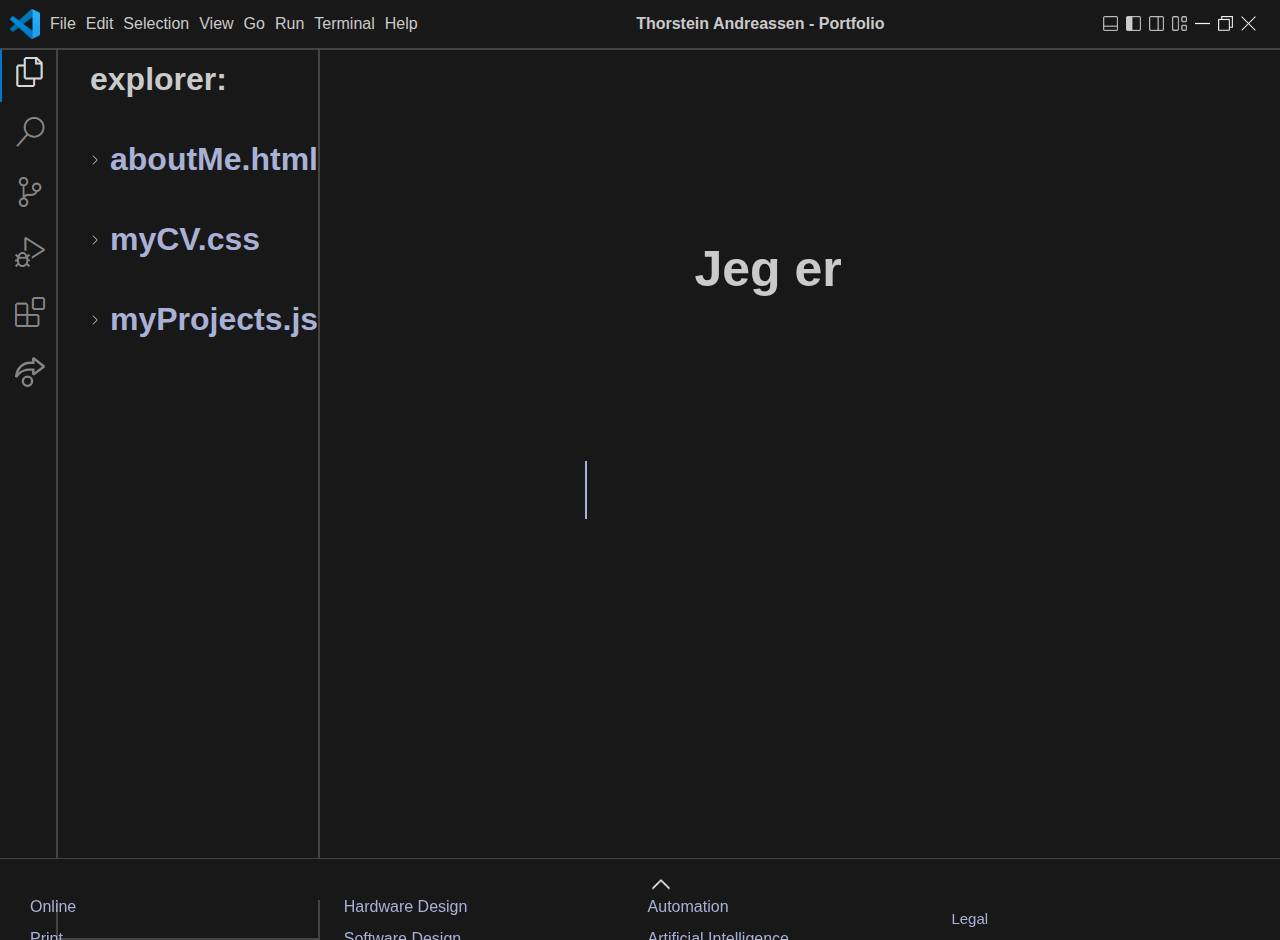
<file: Chapter5/portofolio/index.html>
<!DOCTYPE html>
<html lang="en">

<head>
  <meta charset="UTF-8" />
  <meta name="viewport" content="width=device-width, initial-scale=1.0" />
  <title>Portfolio</title>
  <link rel="stylesheet" href="cssFiler/mainside.css" />
  <link rel="stylesheet" href="cssFiler/navbar.css">
  <link rel="stylesheet" href="cssFiler/portefølje.css">
  <link rel="stylesheet" href="cssFiler/scrollbar.css">
  <link rel="stylesheet" href="cssFiler/footer.css">
  <link rel="stylesheet" href="cssFiler/phoneMode.css">

  <script src="https://cdn.jsdelivr.net/npm/aos@2.3.1/dist/aos.js"></script>
  <link rel="stylesheet" href="https://cdn.jsdelivr.net/npm/aos@2.3.1/dist/aos.css" />

  <link rel="preconnect" href="https://fonts.googleapis.com">
<link rel="preconnect" href="https://fonts.gstatic.com" crossorigin>
<link href="https://fonts.googleapis.com/css2?family=Roboto:wght@300&display=swap" rel="stylesheet">


</head>

<body>

  <!-- scroll baren -->

  <!-- <div id="progressbar"></div>
  <div id="scrollPath"></div> -->


  <div class="totalNavbar">

  <div class="navbar">
    <div class="navbarLeft">
      <img loading="lazy" src="photos/visual studio.png" alt="Visual Studio logo" />
      <h2>File </h2>
      <h2>Edit </h2>
      <h2>Selection</h2>
      <h2>View </h2>
      <h2>Go </h2>
      <h2>Run </h2>
      <h2>Terminal </h2>
      <h2>Help </h2>
    </div>
    <div class="navbarMiddle">

      <h4>Thorstein Andreassen - Portfolio</li>
    </div>


    <div class="navbarRight">

      <img loading="lazy" src="photos/topRightImage1.png" alt="visualStudioLogo" />


      <img loading="lazy" src="photos/topRightImage2.png" alt="visualStudioLogo" />


      <img loading="lazy" src="photos/topRightImage3.png" alt="visualStudioLogo" />


      <img loading="lazy" src="photos/topRightImage4.png" alt="visualStudioLogo" />


      <img loading="lazy" src="photos/minimizeApplication.png" alt="minimizeApplication" />


      <img loading="lazy" src="photos/maximaizeApplication.png" alt="maximaizeApplication" />


      <img loading="lazy" src="photos/closeApplication.png" alt="closeApplication" />


    </div>
  </div>

</div>

  <!-- navbar lukkes -->


  <!-- body åpnes -->

  <div class="body">

    <!-- Bildene på venstre -->

    <div class="leftImages phoneHide">
      <ul>
        <li> <img loading="lazy" src="photos/leftRowImage.png" alt="Icons on the left side"></li>
      </ul>
    </div>

    <!-- bildene på venstre lukkes -->

    <!-- Explorer siden på høyre -->

    <div class="explorer">

      <div>
        <h1 class="explorerTopText">explorer:</h1>
      </div>

      <div class="aboutMe">
        <div class="aboutMeButton">
          <img loading="lazy" class="arrowOneImage" src="photos/arrow.png" alt="the arrow">
          <h1 class="hoverIfClick">aboutMe.html</h1>
        </div>
        <div class="infoAboutMe">
          <ul>
            <li class="file nameAboutMe listStyleNone"> <img src="/Chapter5/portofolio/photos/HTMLLogo.png" alt="theHTMLLogo"> name.html</li>
            <li class="file interesertAboutMe listStyleNone"><img src="/Chapter5/portofolio/photos/CSSLogo.png" alt="theHTMLLogo">interesert.css</li>
            <!-- <li class="formelAboutMe">formel</li> -->
          </ul>
        </div>
      </div>

      <div class="myCV">
        <div class="myCVButton">
          <img loading="lazy" class="arrowTwoImage" src="photos/arrow.png" alt="the arrow">
          <h1 class="hoverIfClick">myCV.css</h1>
        </div>
        <div class="infoMyCV">
          <ul>
            <li class="file myCVAboutMe listStyleNone"><img src="/Chapter5/portofolio/photos/HTMLLogo.png" alt="theHTMLLogo">myCv.html</li>

            <li class="file download_CVAboutMe listStyleNone"><img src="/Chapter5/portofolio/photos/JSLogo2.png" alt="theHTMLLogo">download_CV.js</li>

          </ul>
        </div>
      </div>

      <div class="myProjects">
        <div class="myProjectsButton">
          <img loading="lazy" class="arrowThreeImage" src="photos/arrow.png" alt="the arrow">
          <h1 class="hoverIfClick">myProjects.js</h1>
        </div>
        <div class="infoMyProjects">
          <ul>
            <li class="file myProjectsAboutMe listStyleNone"><img src="/Chapter5/portofolio/photos/CSSLogo.png" alt="theHTMLLogo">myProjects.css</li>
            <li class="file download_ProjectsAboutMe listStyleNone"> <img src="/Chapter5/portofolio/photos/JSLogo2.png" alt="theHTMLLogo">download_Projects.js</li>
          </ul>
        </div>
      </div>
    </div>

    <!-- Explorer page lukkes -->

    <!-- hoved siden -->

    <div class="mainSide">

      <div class="startMainSide">
        <div class="startSideName">
          <span class="text first-text">Jeg er </span>
          <span class="text sec-text"> </span>
      </div>
      </div>

        <div data-aos="fade-in" class="nameAboutMeSide hidden">
          <h1>Thorstein Andreassen</h1>
          <div class="arrowScroll">
            <div class="arrowScrollers"></div>
            <div class="arrowScrollers"></div>
            <div class="arrowScrollers"></div>
          </div>

          <div class="textAndImg"><img src="photos/exit gutta.avif" alt="exit gutta">
          <h2 >Lorem ipsum dolor sit amet consectetur adipisicing elit. Libero maxime in esse officiis laborum quae nesciunt fuga blanditiis tempora voluptas. Animi necessitatibus enim commodi exercitationem ipsa fugiat eos odio omnis, ex ratione aspernatur est? Sequi labore dolorem delectus officiis blanditiis obcaecati impedit totam ducimus iste, aliquid, nihil numquam dignissimos quam?</h3>
          <img loading="lazy" class="theBigShort" src="photos/the big short.webp" alt="the big short">
          <h2 class="marginBottomH2">Lorem ipsum dolor sit amet consectetur adipisicing elit. Ea earum ducimus aliquid maiores vitae consectetur et minus doloribus, consequatur, provident dolore libero quod illo doloremque quam. Nam laudantium distinctio alias, commodi impedit accusantium molestiae nobis mollitia repudiandae atque sunt autem eum praesentium aliquid incidunt eligendi libero quibusdam iure voluptate inventore?</h3>
        </div>
        </div>

        <div class="interesertAboutMeSide hidden">
          <h1>LOREM IPSUMM!!</h1>
          <div class="arrowScroll">
            <div class="arrowScrollers"></div>
            <div class="arrowScrollers"></div>
            <div class="arrowScrollers"></div>
          </div>

          <div class="textAndImg"><img src="photos/stocks.webp" alt="stocks">
            <h2>Lorem ipsum dolor, sit amet consectetur adipisicing elit. Ut, eum voluptate tempore repellendus facere consectetur corrupti mollitia sint dicta quisquam. Tenetur, ad explicabo? Temporibus voluptatibus assumenda incidunt praesentium, iste similique et nulla aut facilis dicta dolorem nesciunt perferendis excepturi consequatur tempore labore? Vitae vel laborum sunt repellendus praesentium cumque iusto.
            </h3>
            <img loading="lazy" class="theBigShort" src="photos/money.jpg" alt="money">
            <h2 class="marginBottomH2">Lorem ipsum, dolor sit amet consectetur adipisicing elit. Corrupti quis incidunt eum eos veniam, placeat magnam ex neque id exercitationem molestiae illum, voluptate consequatur nulla maxime sapiente provident doloremque ducimus sunt asperiores esse cupiditate ipsam error. Ut ullam corrupti temporibus aperiam omnis cumque, officiis, quidem fugit, laudantium ipsa inventore? Maxime.</h3>
          </div>
          </div>

        </div>
        <div class="myCVSide hidden">

          <h1 class="seeMyCV" >press to see my cv</h1>

<div class="myCVSee">

  <h3>Personlig Informasjon:</h3>
  <ul>
      <li><strong>Navn:</strong> Thorstein Andreassen</li>
      <li><strong>Adresse:</strong> Blåværeveen</li>
      <li><strong>Telefon:</strong> 3242432</li>
      <li><strong>E-post:</strong> thorsttt@gmail.zu</li>
      <li><strong>Fødselsdato:</strong> 01.01.2000</li>
  </ul>

  <h3>Utdanning:</h3>
  <ul>
    <li> <strong>Grunnskole</strong> Tæruddalen</li>
    <li> <strong>vidregående</strong> Lillestrøm</li>
  </ul>

  <h3>Arbeidserfaring:</h3>
  <ul>
    <li>Golfbane</li>
    <li>Gård</li>
    <li>Hagearbeid</li>
    <li>Vindusvasking</li>
  </ul>

  <h3>Ferdigheter:</h3>
  <ul>
      <li class="seeThisPart">Trearbeid og bruk av trebearbeidingsverktøy.</li>
      <li>Bygg og konstruksjon.</li>
      <li>Vedlikehold av utendørsområder.</li>
      <li>Analyse av aksjemarkedet og investeringsstrategier.</li>
  </ul>

  <h3>Personlige Egenskaper:</h3>
  <ul>
      <li>Selvstendig og initiativrik.</li>
      <li>Grundig og nøyaktig i utførelse av oppgaver.</li>
      <li>God problemløser.</li>
      <li>Teamspiller med gode kommunikasjonsferdigheter.</li>
  </ul>

  <h3>Referanser:</h3>
  <p>Tilgjengelig på forespørsel.</p>


        </div>
      </div>

        <div class="downloadCVSide hidden">
          <h1 class="doneDownload1" onclick="downloadURL('CVPortifolio.pdf', 'CVDownload')">Press here to download CV</h1>
        </div>


        <div class="myProjectsSide hidden">
          <h1 class="centerText">my projects</h1>


          <div class="projectImagesContainer">
<a target="_blank" href="/Chapter5/alfredogthorstein/alfredogthorstein.html">
<div class="projectImages1 projectImages"></div>
</a>
<a target="_blank" href="/Chapter5/quiz/quiz.html">
<div class="projectImages2 projectImages"></div>
</a>
<a target="_blank" href="/Chapter5/gamble/gamble.html">
<div class="projectImages3 projectImages"></div>
</a>
<a target="_blank" href="/Chapter5/flakslodd/flakslodd.html">
<div class="projectImages4 projectImages"></div>
</a>
          </div>
        </div>

        <div class="downloadProjectsSide hidden">
          <h1 class="doneDownload2" onclick="downloadProjectsURL('myProjects.zip', 'ProjectsDownload')">Press here to download Projects</h1>
        </div>

    </div>

    <!-- hoved siden lukkes -->


  </div>

  <!-- body lukkes -->


<!--body til telefon åpnes-->

<div class="bodyPhone">

  <div class="goBackArrow"></div>

<div class="bodyPhoneName">
 <h1 class="bodyPhoneNameH1"></h1>
 <p class="bodyPhoneNameP1"></p>
 <div class="bodyPhoneNameImg1 bodyPhoneNameImg2"></div>
 <p class="bodyPhoneNameP2"></p>
</div>

<div class="bodyPhoneInteresert">
  <h1 class="bodyPhoneInteresertH1"></h1>
  <p class="bodyPhoneInteresertP1"></p>
  <div class="bodyPhoneInteresertImg3 bodyPhoneInteresertImg2"></div>
  <p class="bodyPhoneInteresertP2"></p>
</div>

<div class="bodyPhoneMyCV">
  <h1 class="bodyPhoneMyCVH1"></h1>
  <h1 class="bodyPhoneMyCVText"></h1>
  <h1 class="bodyPhoneMyCVDone"></h1>
</div>

<div class="bodyPhoneMyProjects">
  <h1 class="bodyPhoneMyProjectsH1"></h1>
  <div class="bodyPhoneMyProjectsLink">
    <a target="_blank" href="/Chapter5/alfredogthorstein/alfredogthorstein.html">
      <div class="projectPhoneImages1 projectPhoneImages"></div>
      </a>
      <a target="_blank" href="/Chapter5/quiz/quiz.html">
      <div class="projectPhoneImages2 projectPhoneImages"></div>
      </a>
      <a target="_blank" href="/Chapter5/gamble/gamble.html">
      <div class="projectPhoneImages3 projectPhoneImages"></div>
      </a>
      <a target="_blank" href="/Chapter5/flakslodd/flakslodd.html">
      <div class="projectPhoneImages4 projectPhoneImages"></div>
      </a>
  </div>
</div>

</div>

<!-- body til telefon lukkes -->


<div class="totalFooter">
  
  <footer class="footer">
      
    <ul class="footer__nav">
      <li class="nav__item">
        <h2 class="arrowUp nav__title"></h2>
  
        <ul class="nav__ul">
          <li>
            <a href="#">Online</a>
          </li>
  
          <li>
            <a href="#">Print</a>
          </li>
              
          <li>
            <a href="#">Alternative Ads</a>
          </li>
        </ul>
      </li>
      
      <li class="nav__item nav__item--extra">
        <div class="nav__title"></div>
        
        <ul class="nav__ul nav__ul--extra">
          <li>
            <a href="#">Hardware Design</a>
          </li>
          
          <li>
            <a href="#">Software Design</a>
          </li>
          
          <li>
            <a href="#">Digital Signage</a>
          </li>
          
          <li>
            <a href="#">Automation</a>
          </li>
          
          <li>
            <a href="#">Artificial Intelligence</a>
          </li>
          
          <li>
            <a href="#">IoT</a>
          </li>
        </ul>
      </li>
      
      <li class="nav__item">
        <h2 class="nav__title">Legal</h2>
        
        <ul class="nav__ul">
          <li>
            <a href="#">Privacy Policy</a>
          </li>
          
          <li>
            <a href="#">Terms of Use</a>
          </li>
          
          <li>
            <a href="#">Sitemap</a>
          </li>
        </ul>
      </li>
    </ul>
    
    <div class="legal">
      <p>&copy; 2019 Something. All rights reserved.</p>
      
      <div class="legal__links">
        <span>made by Thorstein 2STC</span>
      </div>
    </div>
  </footer>

  <footer class="phoneFooter">
    <h1>Made by Thorstein Andreassen</h1>
  </footer>


</div>

  <script src="portefølje.js"></script>
  <script src="coolEffects.js"></script>

</body>

</html>
</file>
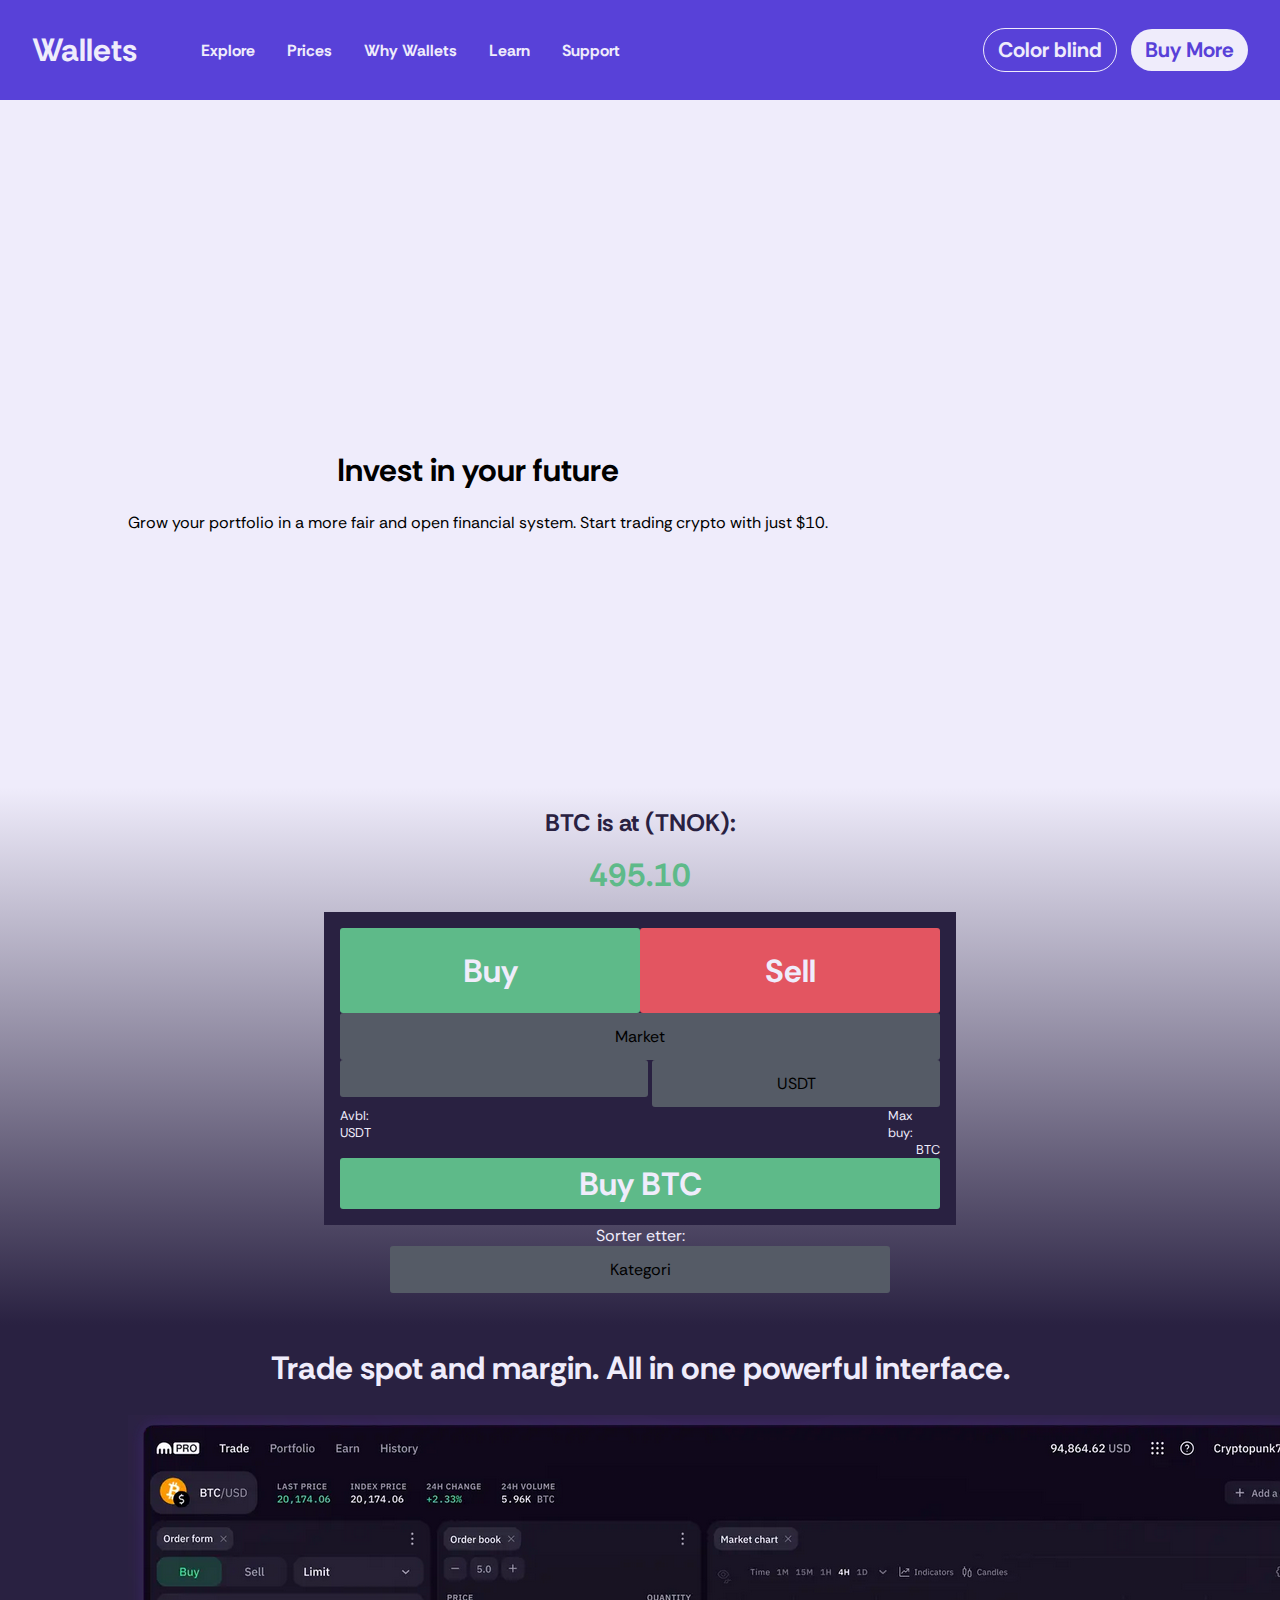
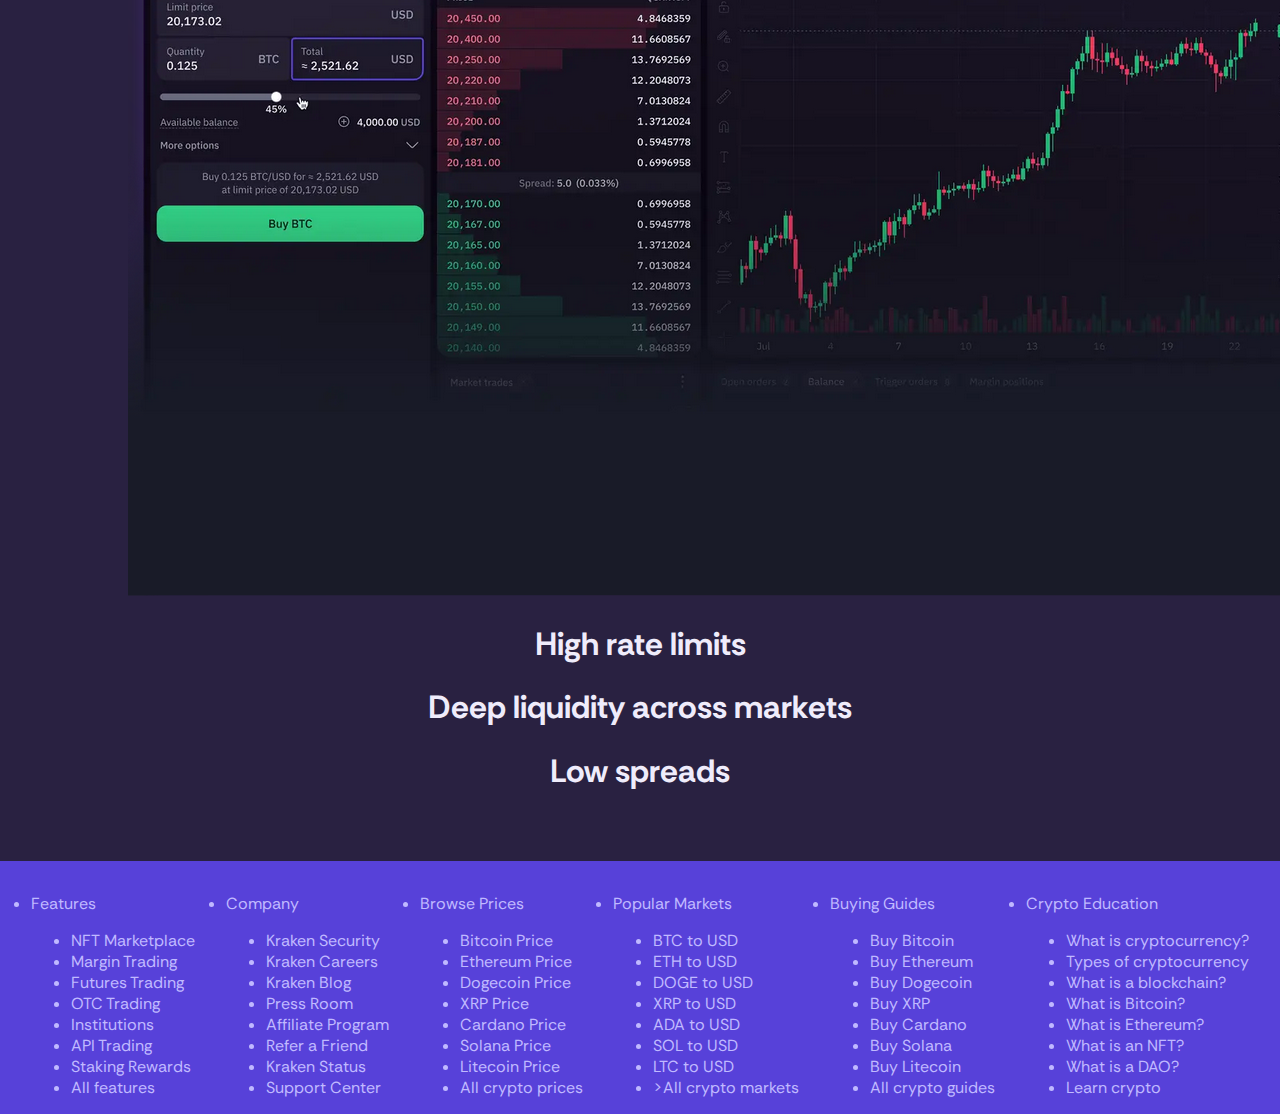
<file: Chapter5/alfredogthorstein/alfredogthorstein.html>
<!DOCTYPE html>
<html lang="en">

<head>
    <meta charset="UTF-8">
    <meta name="viewport" content="width=device-width, initial-scale=1.0">
    <title>Document</title>
    <link rel="stylesheet" href="alfredogthorstein.css">
    <link rel="preconnect" href="https://fonts.googleapis.com">
    <link rel="preconnect" href="https://fonts.gstatic.com" crossorigin>
    <link href="https://fonts.googleapis.com/css2?family=Rethink+Sans:ital@1&family=Roboto&display=swap"
        rel="stylesheet">

</head>

<body>
    <div class="navbar">
        <div class="navbarFlex1">
            <div class="navitem">
                <h1>Wallets</h1>
            </div>
            <div id="navInfo" class="navitem">
                <p>Explore</p>
                <p>Prices</p>
                <p>Why Wallets</p>
                <p>Learn</p>
                <p>Support</p>
            </div>
        </div>
        <div class="navbarFlex2">
            <div class="navitem" id="box1">
                <h2 id="colorBlind">Color blind</h2>
            </div>
            <div class="navitem" id="box2">
                <h2 id="scrollButton">Buy More</h2>
            </div>
        </div>
    </div>


    <div id="gradiantContainer">
        <div class="video">
            <div>
                <div>
                    <h1>Invest in your future</h1>
                    <p>Grow your portfolio in a more fair and open financial system. Start trading crypto with just $10.
                    </p>
                </div>
            </div>
            <video autoplay="" loop="" playsinline="">
                <source
                    src="https://assets-cms.kraken.com/files/51n36hrp/facade/1813f169d13049c2f65a09286d10576d39442e72.mp4"
                    type="video/mp4">
            </video>
        </div>


        <div id="buyMoreBitcoin">
            <div id="bitcoinPrice">
                <h1 id="jaja">BTC is at (TNOK):</h1>
                <h2 id="bitcoinPrice2">480</h2>
            </div>
            <div class="coinWrapper">
                <div class="buySellWrapper">
                    <div class="buyButton">
                        <h1>Buy</h1>
                    </div>
                    <div class="sellButton">
                        <h1>Sell</h1>
                    </div>
                </div>
                <div class="marketSelection">
                    <select id="selectMarket">
                        <option value="marketOrder">Market</option>
                        <option value="limitOrder">Limit</option>
                    </select>
                </div>
                <div class="orderTotal">
                    <div class="total"><input type="number" min="0" max="999999" id="totalEl"></div>
                    <div class="currencySelection">
                        <select id="selectCurrency">
                            <option value="usdt">USDT</option>
                            <option value="BTC">BTC</option>
                        </select>
                    </div>
                </div>
                <div class="orderInfo">
                    <div id="avblCurrency">
                        <p>Avbl:</p>
                        <p>USDT</p>
                    </div>
                    <div id="maxBuy">
                        <p>Max buy:</p>
                        <p>BTC
                        </p>
                    </div>
                </div>
                <div class="placeOrder">
                    <h1>Buy BTC</h1>
                </div>
            </div>

            <label for="sortDropdown">Sorter etter:</label>
            <select id="sortDropdown" onchange="sortCategori()">
                <option value="kategori"> Kategori</option>
                <option value="totalValueUSDT">Total verdi</option>
                <option value="date">Dato</option>
            </select>


            <div id="list">
            </div>
        </div>

    </div>

    <div class="allImage">
        <div class="textImage">
            <h1>Trade spot and margin.
                All in one powerful interface.</h1>
        </div>
        <div class="image">
            <img src="Screen Shot 2023-12-14 at 10.33.48.png" alt="Photo of graphs">
        </div>
        <div class="textImageBottom">
            <h1>High rate limits</h1>
            <h1>Deep liquidity across markets</h1>
            <h1>Low spreads</h1>
        </div>
    </div>

    <div class="footer">
        <li><span class="features">Features</span>
            <ul>
                <li>NFT Marketplace</li>
                <li>Margin Trading</li>
                <li>Futures Trading</li>
                <li>OTC Trading</li>
                <li>Institutions</li>
                <li>API Trading</li>
                <li>Staking Rewards</li>
                <li>All features</li>
            </ul>
        </li>
        <li><span class="company">Company</span>
            <ul>
                <li>Kraken Security</li>
                <li>Kraken Careers</li>
                <li>Kraken Blog</li>
                <li>Press Room</li>
                <li>Affiliate Program</li>
                <li>Refer a Friend</li>
                <li>Kraken Status</li>
                <li>Support Center</li>
            </ul>
        </li>
        <li><span class="browsePrices">Browse Prices</span>
            <ul>
                <li>Bitcoin Price</li>
                <li>Ethereum Price</li>
                <li>Dogecoin Price</li>
                <li>XRP Price</li>
                <li>Cardano Price</li>
                <li>Solana Price</li>
                <li>Litecoin Price</li>
                <li>All crypto prices</li>
            </ul>
        </li>
        <li><span class="popularMarkets">Popular Markets</span>
            <ul>
                <li>BTC to USD</li>
                <li>ETH to USD</li>
                <li>DOGE to USD</li>
                <li>XRP to USD</li>
                <li>ADA to USD</li>
                <li>SOL to USD</li>
                <li>LTC to USD</li>
                <li>>All crypto markets</li>
            </ul>
        </li>
        <li><span class="buyingGuides">Buying Guides</span>
            <ul>
                <li>Buy Bitcoin</li>
                <li>Buy Ethereum</li>
                <li>Buy Dogecoin</li>
                <li>Buy XRP</li>
                <li>Buy Cardano</li>
                <li>Buy Solana</li>
                <li>Buy Litecoin</li>
                <li>All crypto guides</li>
            </ul>
        </li>
        <li><span class="cryptoEducation">Crypto Education</span>
            <ul>
                <li>What is cryptocurrency?</li>
                <li>Types of cryptocurrency</li>
                <li>What is a blockchain?</li>
                <li>What is Bitcoin?</li>
                <li>What is Ethereum?</li>
                <li>What is an NFT?</li>
                <li>What is a DAO?</li>
                <li>Learn crypto</li>
            </ul>
        </li>
    </div>
</body>
<script src="alfredogthorstein.js"></script>
</file>
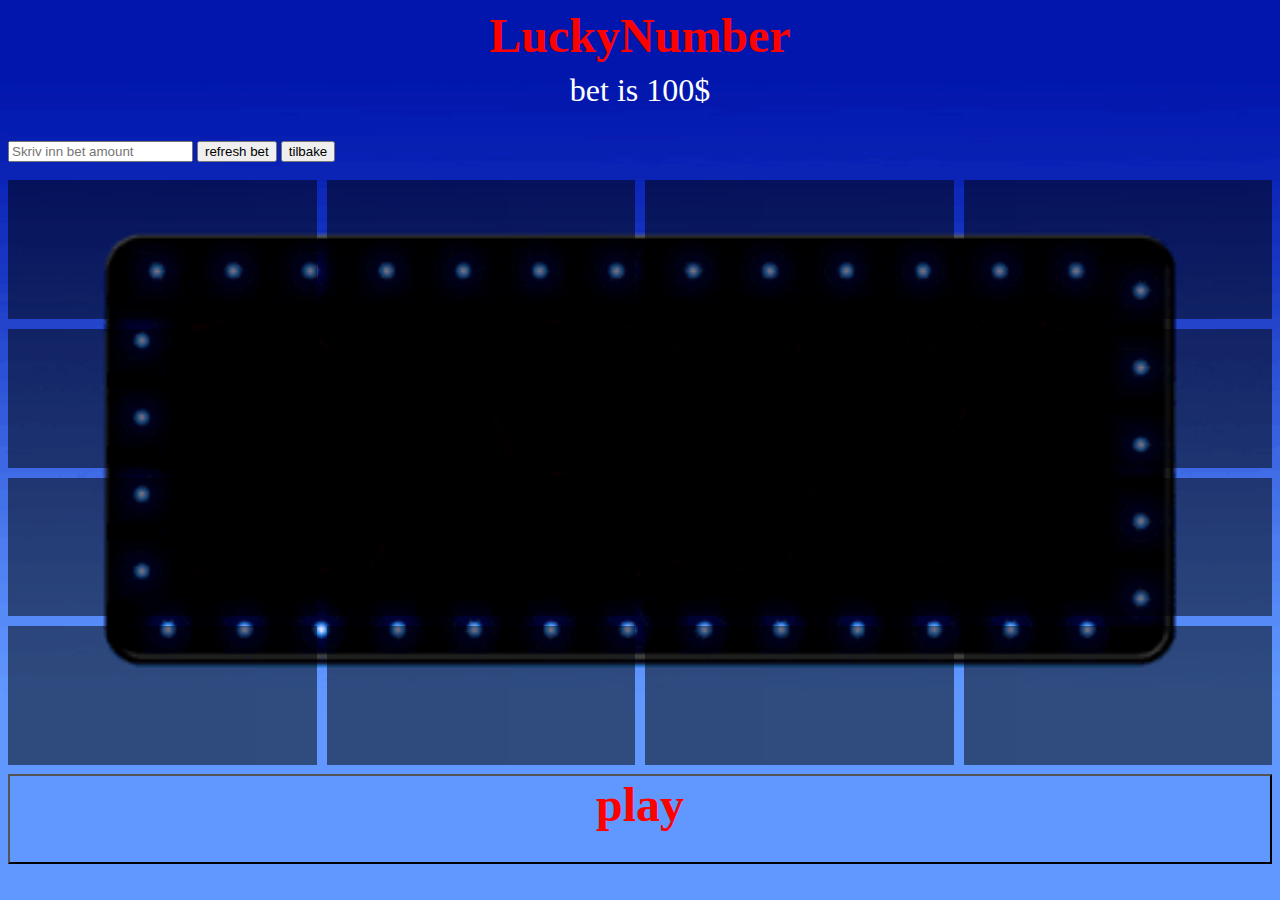
<file: Chapter5/flakslodd/flakslodd.html>
<!DOCTYPE html>
<html lang="en">
<head>
    <meta charset="UTF-8">
    <meta name="viewport" content="width=device-width, initial-scale=1.0">
    <title>Document</title>
    <link rel="stylesheet" href="flakslodd.css">
</head>
<body>
    <div class="yourNumber">LuckyNumber
    </div>
    <p id="betAmount">bet is 100$</p>
    <input type="number" id="brukerTall" placeholder="Skriv inn bet amount">
    <button id="refreshBet">refresh bet</button>
    <a href="gamble.html">
        <button>tilbake</button>
    </a>
    <div class="grid-container">
        <div class="grid-item1 felles snudd">1</div>
        <div class="grid-item2 felles snudd">2</div>
        <div class="grid-item3 felles snudd">3</div>
        <div class="grid-item4 felles snudd">4</div>
        <div class="grid-item5 felles snudd">5</div>
        <div class="grid-item6 felles snudd">6</div>
        <div class="grid-item7 felles snudd">7</div>
        <div class="grid-item8 felles snudd">8</div>
        <div class="grid-item9 felles snudd">9</div>
        <div class="grid-item10 felles snudd">10</div>
        <div class="grid-item11 felles snudd">11</div>
        <div class="grid-item12 felles snudd">12</div>
        <div class="grid-item13 felles snudd">13</div>
        <div class="grid-item14 felles snudd">14</div>
        <div class="grid-item15 felles snudd">15</div>
        <div class="grid-item16 felles snudd">16</div>
    </div>

    <button id="playAgain">play</button>
    <p id="result"></p>


</body>
<script src="flakslodd.js"></script>
</html>
</file>
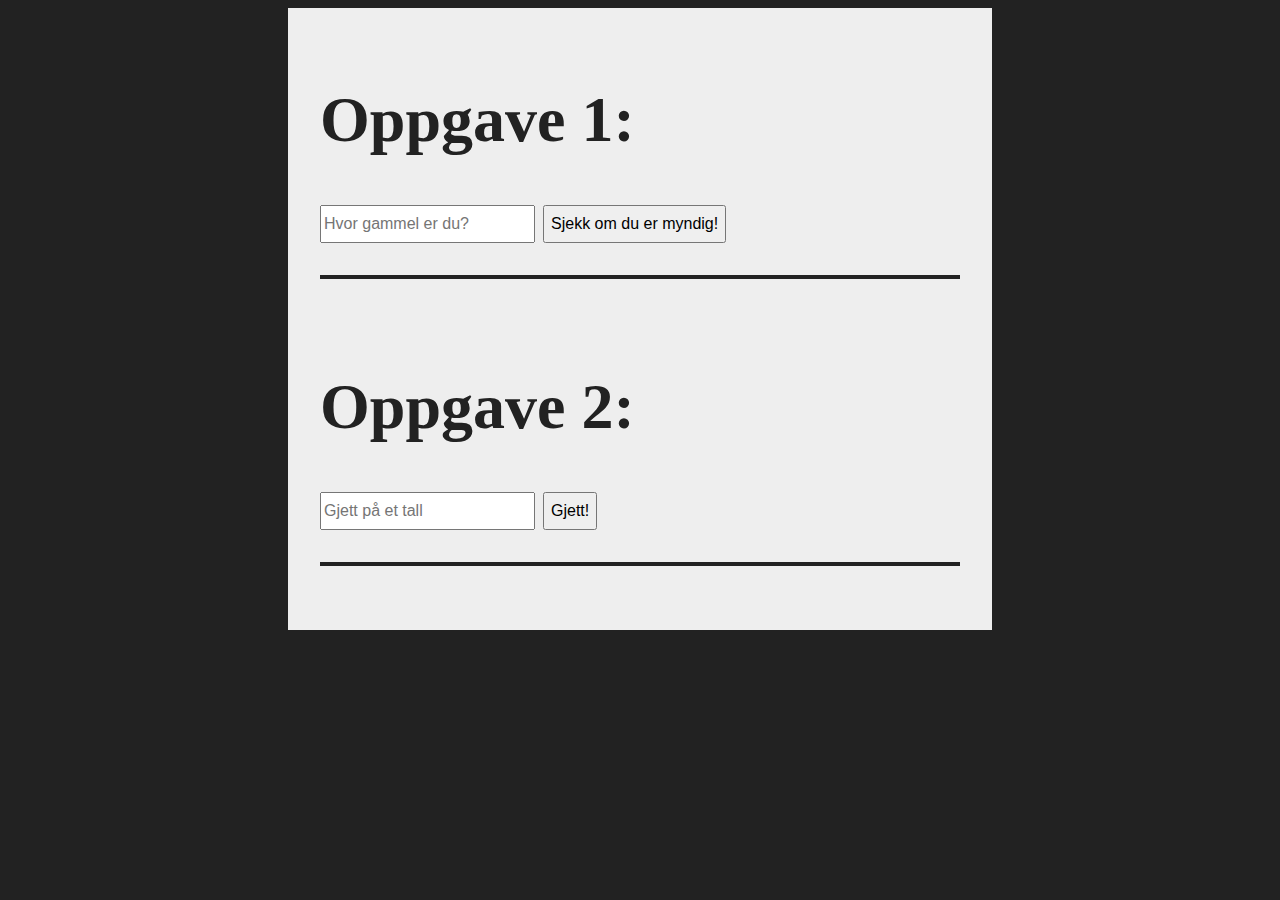
<file: Chapter5/gamble/3C.html>
<!DOCTYPE html>
<html lang="nb">
<head>
    <meta charset="UTF-8">
    <meta http-equiv="X-UA-Compatible" content="IE=edge">
    <meta name="viewport" content="width=device-width, initial-scale=1.0">
    <title>Oppgaver til 3C</title>
    <style>
        body{
            background-color: #222;
            font-size: 2rem;
        }
        input, button{
            line-height: 2rem;
            font-size: 1rem;
        }
        #wrapper{
            width: 50vw;
            margin: auto;
            padding: 2rem;
            display: flex;
            flex-direction: column;
            gap: 1rem;
            background-color: #EEE;
            color: #222;
        }
        p{
            border: 2px solid #222;
        }
    </style>
</head>
<body>
    <div id="wrapper">
        <div id="task1">
            <h1>Oppgave 1:</h1>
            <input type="number" id="inputAge" placeholder="Hvor gammel er du?">
            <button id="buttonAge">Sjekk om du er myndig!</button>
            <p id="outputAge"></p>
        </div>
        <div id="task2">
            <h1>Oppgave 2:</h1>
            <input type="number" id="inputGuess" placeholder="Gjett på et tall">
            <button id="buttonGuess">Gjett!</button>
            <p id="outputGuess"></p>
        </div>
    </div>
    
</body>
<script src="3C.js"></script>
</html>
</file>
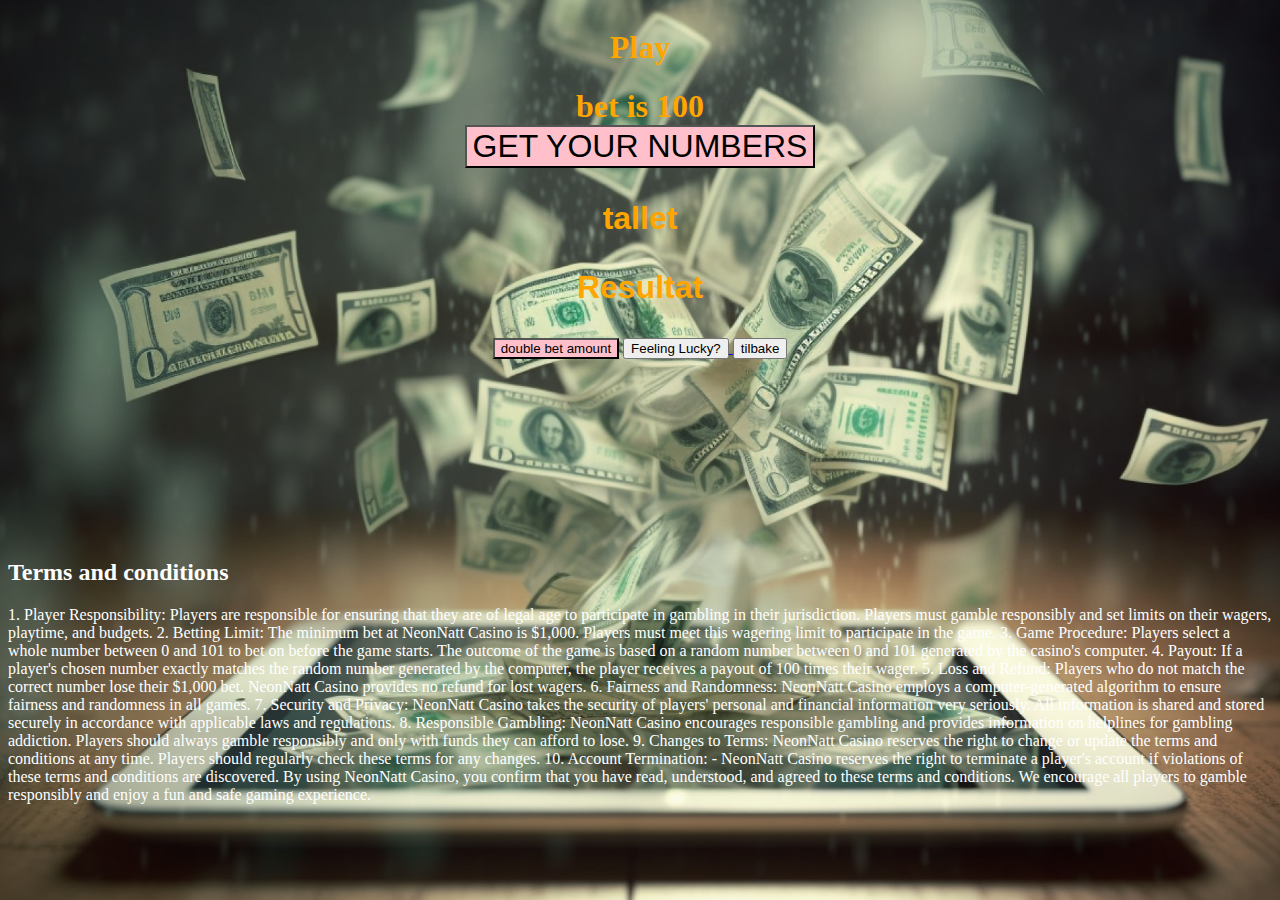
<file: Chapter5/gamble/bigGamble.html>
<!DOCTYPE html>
<html lang="en">
<head>
    <meta charset="UTF-8">
    <meta name="viewport" content="width=device-width, initial-scale=1.0">
    <title>Document</title>
    <link rel="stylesheet" href="bigGamble.css">
</head>
<body>
    <div class="title">
        <h1>Play</h1>
        <div id="p1">
            <p1 id="betAmount">bet is 100</p1>
        </div>
    </div>
    <div class="play">
    <button id="getCasinoNumber" onclick="casinoNumber()">GET YOUR NUMBERS</button>
    <p id="casinoNumber" >tallet</p>
    <p id="result" >Resultat</p>
    <button id="doubleAmount">double bet amount</button>
    <a href="flakslodd.html">
    <button>Feeling Lucky?</button>
    <a href="gamble.html">
        <button>tilbake</button>
</a>
</div>
    <div class="title2">
        <h2>Terms and conditions</h2>
        <div id="p2">
            <p2>1. Player Responsibility:

                Players are responsible for ensuring that they are of legal age to participate in gambling in their jurisdiction.
                Players must gamble responsibly and set limits on their wagers, playtime, and budgets.
                2. Betting Limit:
                
                The minimum bet at NeonNatt Casino is $1,000. Players must meet this wagering limit to participate in the game.
                3. Game Procedure:
                
                Players select a whole number between 0 and 101 to bet on before the game starts.
                The outcome of the game is based on a random number between 0 and 101 generated by the casino's computer.
                4. Payout:
                
                If a player's chosen number exactly matches the random number generated by the computer, the player receives a payout of 100 times their wager.
                5. Loss and Refund:
                
                Players who do not match the correct number lose their $1,000 bet. NeonNatt Casino provides no refund for lost wagers.
                6. Fairness and Randomness:
                
                NeonNatt Casino employs a computer-generated algorithm to ensure fairness and randomness in all games.
                7. Security and Privacy:
                
                NeonNatt Casino takes the security of players' personal and financial information very seriously. All information is shared and stored securely in accordance with applicable laws and regulations.
                8. Responsible Gambling:
                
                NeonNatt Casino encourages responsible gambling and provides information on helplines for gambling addiction. Players should always gamble responsibly and only with funds they can afford to lose.
                9. Changes to Terms:
                
                NeonNatt Casino reserves the right to change or update the terms and conditions at any time. Players should regularly check these terms for any changes.
                10. Account Termination:
                - NeonNatt Casino reserves the right to terminate a player's account if violations of these terms and conditions are discovered.
                
                By using NeonNatt Casino, you confirm that you have read, understood, and agreed to these terms and conditions. We encourage all players to gamble responsibly and enjoy a fun and safe gaming experience.</p2>
        </div>
    </div>
</body>
<script src="bigGamble.js"></script>
</html>
</file>
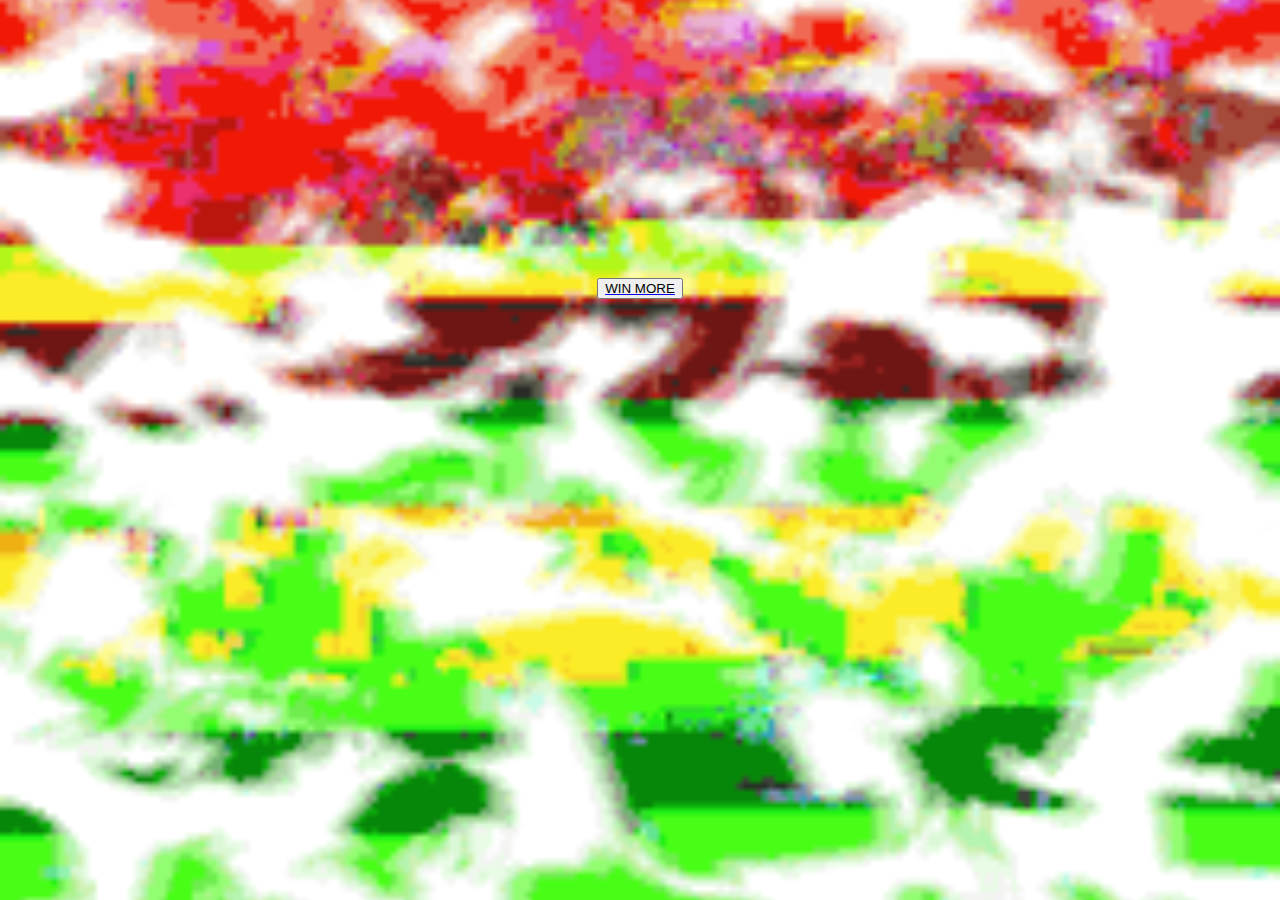
<file: Chapter5/gamble/win.html>
<!DOCTYPE html>
<html lang="en">
<head>
    <meta charset="UTF-8">
    <meta name="viewport" content="width=device-width, initial-scale=1.0">
    <title>Document</title>
    <link rel="stylesheet" href="win.css">
</head>
<body>
    <a href="bigGamble.html">
    <div class="win">
    <button>WIN MORE</button>
    </div>
</a>
</body>
</html>
</file>
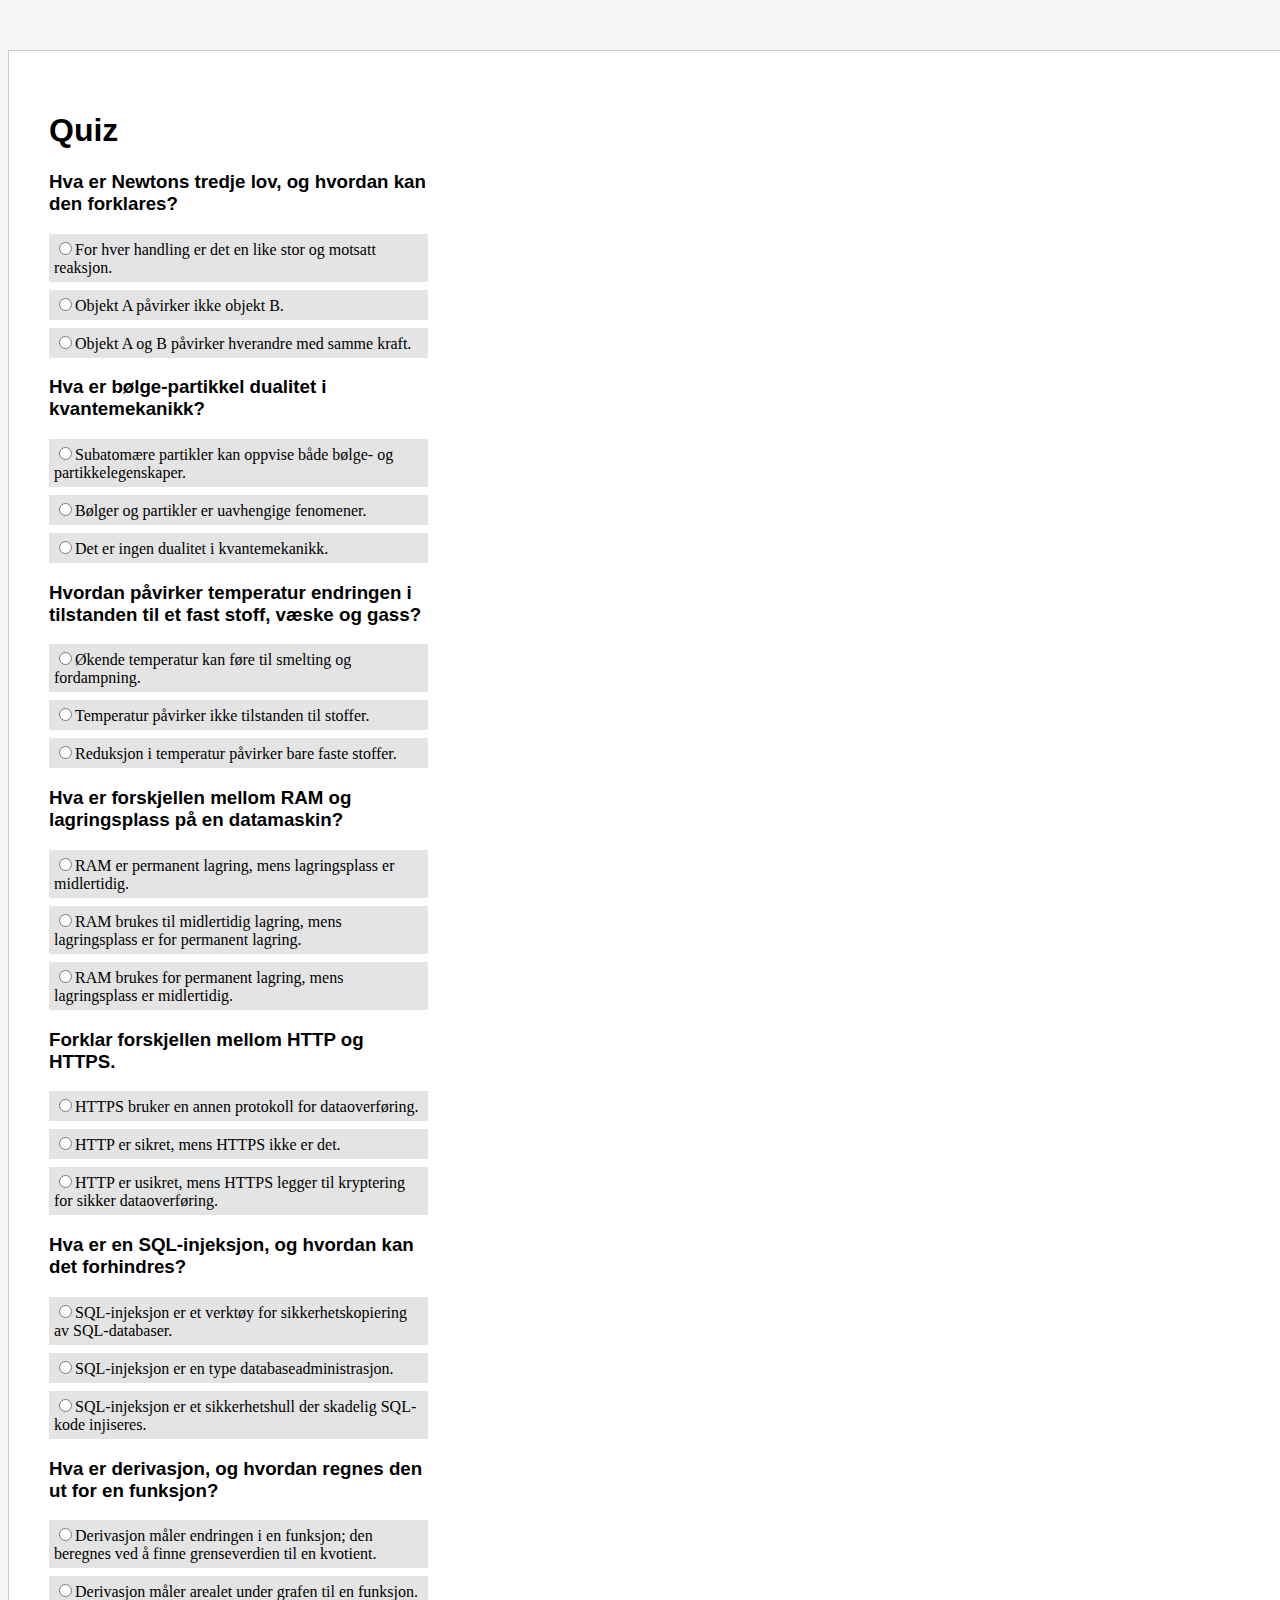
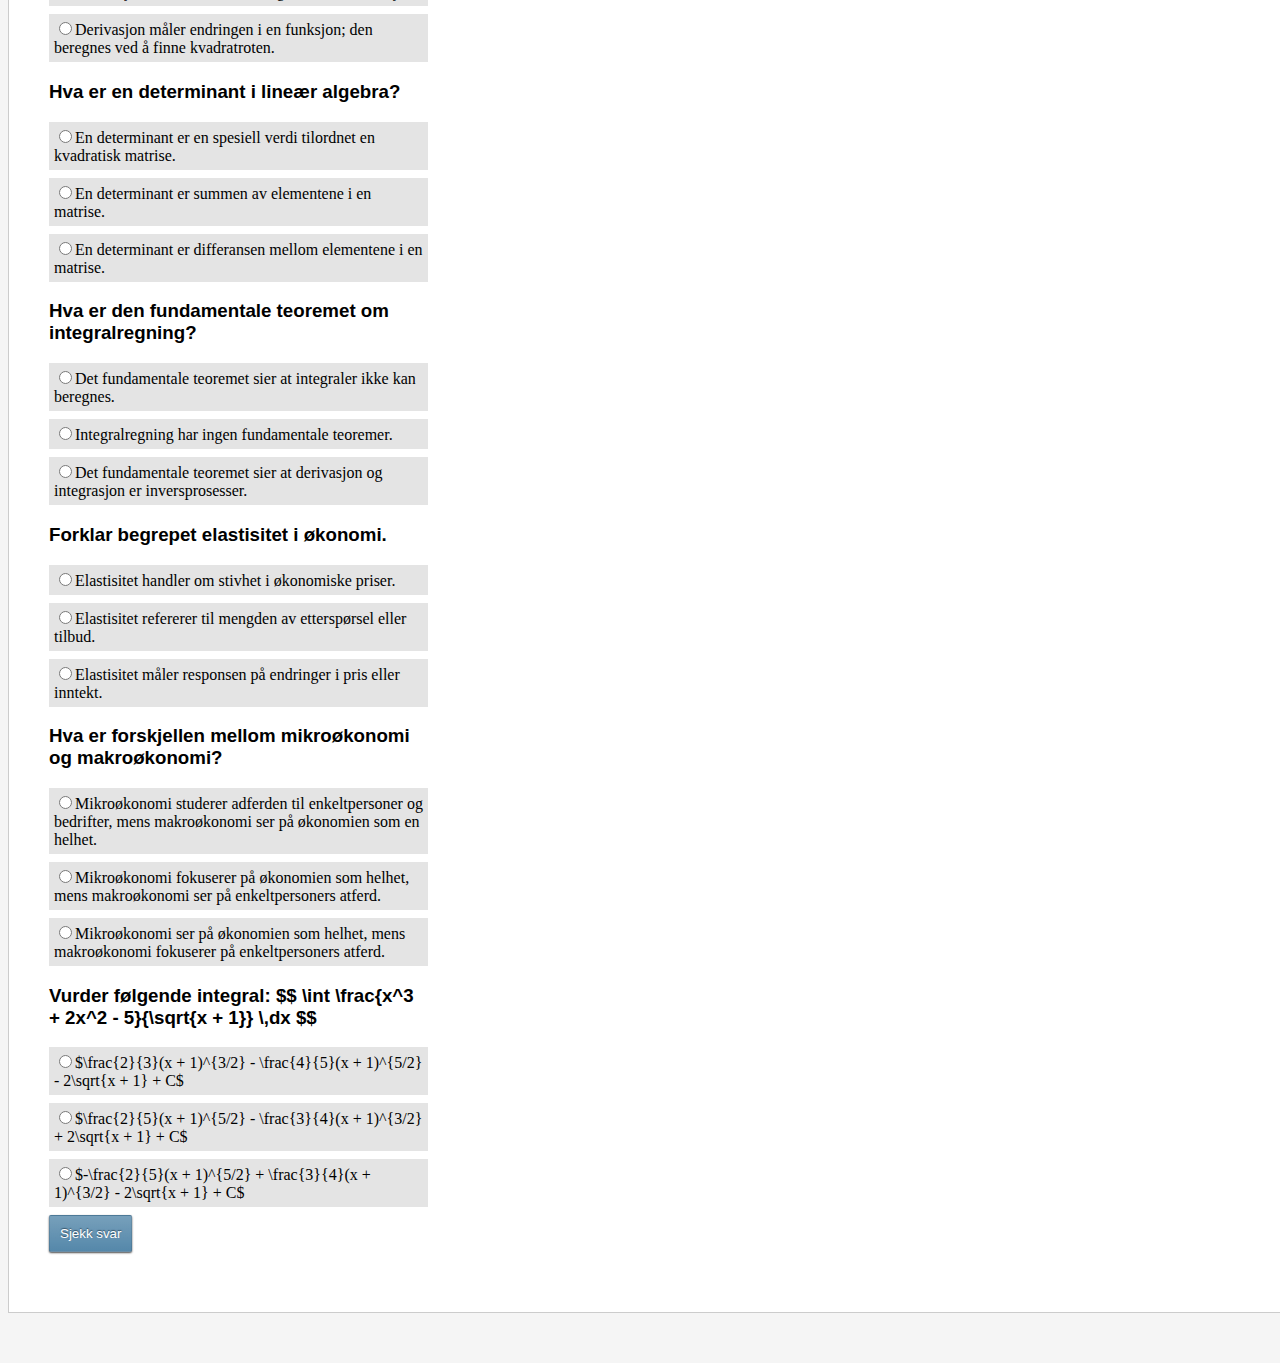
<file: Chapter5/quiz/quiz.html>
<!DOCTYPE html>
<html lang="en">
<head>
    <meta charset="UTF-8">
    <meta name="viewport" content="width=device-width, initial-scale=1.0">
    <title>Quiz</title>
    <link rel="stylesheet" href="/Chapter5/quiz/quiz.css">
</head>
<body>
    <div id="hoved">
        <h1> Quiz </h1>
      
        <div id="quiz">
      
        </div>
        <div id="resultat"></div>
      </div>
</body>
<script src="/Chapter5/quiz/quiz.js"></script>
</html>
</file>
<file: Chapter5/portofolio/cssFiler/mainside.css>
* {
  font-family: "Roboto", sans-serif;
}

.hidden {
  display: none !important;
}

.show {
  display: block !important;
  animation: fadeIn 7s linear;
}

.startSideName {
  min-height: 100vh;
  display: flex;
  align-items: center;
  justify-content: center;
  position: relative;
}

.startSideName .text {
  color: #a9b1d6;
  position: relative;
  font-size: 50px;
  font-weight: 600;
}

.startSideName .text.first-text {
  color: #cacaca;
  position: absolute;
  top: 0;
  margin-top: 200px;
  left: 50%;
  transform: translateX(-50%);
}

.text.sec-text::before {
  content: "";
  position: absolute;
  top: 0;
  left: 0;
  height: 100%;
  width: 100%;
  background-color: #181818;
  border-left: solid 2px #a9b1d6;
  animation: animateText 4s steps(12) infinite;
}

@keyframes animateText {
  40%,
  60% {
    left: 100%;
  }

  0% {
    left: 0%;
  }
}

/* about me side // */

.nameAboutMeSide {
  color: #cacaca;
  text-align: center !important;
  margin-top: 30%;
}

.nameAboutMeSide h1 {
  font-size: 3em;
}

.nameAboutMeSide h2:first-of-type {
  margin-top: 5%;
}

.nameAboutMeSide h2 {
  margin: auto;
}

.marginBottomH2 {
  padding-bottom: 10%;
  padding-top: 50px;
}

/* arrow scrollers */

.arrowScroll {
  position: relative;
  height: 4em;
  margin-top: 10%;
}

.arrowScrollers {
  border: solid #cacaca;
  border-width: 0 5px 5px 0;
  display: inline-block;
  padding: 12px;
  position: absolute;
  top: 0;
  left: 50%;
  transform: translateX(-50%) rotate(45deg);
}

.arrowScrollers:nth-child(2) {
  animation: arrow1 1.5s ease-in-out infinite;
}

.arrowScrollers:nth-child(3) {
  animation: arrow2 1.5s ease-in-out infinite;
}

@keyframes arrow1 {
  100% {
    opacity: 0;
    top: 100%;
  }
}

@keyframes arrow2 {
  100% {
    opacity: 0;
    top: 50%;
  }
}

.textAndImg {
  margin-top: 300px;
}

.theBigShort {
  width: 50vw;
  height: auto;
  margin-top: 5%;
}

/* interessert siden */

.interesertAboutMeSide {
  color: #cacaca;
  text-align: center !important;
  margin-top: 30%;
}

.interesertAboutMeSide h1 {
  font-size: 3em;
}

.interesertAboutMeSide h2:first-of-type {
  margin-top: 5%;
}

.interesertAboutMeSide h2:last-of-type {
  margin-bottom: 10%;
}

.interesertAboutMeSide h2 {
  margin: auto;
}

.myCVSide {
  position: relative;
  color: #cacaca;
  left: -23%;
}

.myCVSide h1 {
  margin-top: 60%;
  font-size: 3em;
}

.myCVSee {
  display: grid;
  grid-template-columns: repeat(2, 1fr);
  grid-template-rows: repeat(3, 1fr);
  gap: 20px;
  margin-top: 150%;
}

@keyframes fadeIn {
  from {
    opacity: 0;
  }
  to {
    opacity: 1;
  }

  0% {
    opacity: 0;
  }
  50% {
    opacity: 1;
    transform: translate();
  }
  100% {
    transform: translate();
  }
}

.myCVSee > * {
  grid-column: span 1;
  grid-row: span 1;
}

.downloadCVSide {
  position: relative;
  color: #cacaca;
  left: -23%;
}

.doneDownload1 {
  margin-top: 60%;
  font-size: 3em;
}

.doneDownload1:hover {
  cursor: pointer;
}

.downloadProjectsSide {
  position: relative;
  color: #cacaca;
  left: -23%;
}

.doneDownload2 {
  margin-top: 60%;
  font-size: 3em;
}

.doneDownload2:hover {
  cursor: pointer;
}

.myProjectsSide {
  position: absolute !important;
  margin-top: 15%;
  margin-left: 850px;
}

.projectImagesContainer {
  display: grid;
  grid-template-columns: repeat(4, 1fr);
  grid-template-rows: 1fr;
}

.projectImages1 {
  --s: 100px; /* stærrelsen på bildet liksom*/
  --b: 2px; /* størrelsen på borderen som kommer rundt*/
  --g: 14px; /* gapet mellom bildet og borderen*/
  --c: #4ecdc4; /*fargen*/

  position: absolute;
  left: -25px;
  border: 1px solid #444;
  background-image: url("/Chapter5/portofolio/photos/bitcoinProjects.jpg");
  background-size: cover;
  filter: grayscale(70%) brightness(50%) contrast(80%);

  /* fra nettet as*/

  width: var(--s);
  aspect-ratio: 1;
  outline: calc(var(--s) / -2);
  cursor: pointer;
  transition: 0.75s;
}

.projectImages2 {
  --s: 100px; /* stærrelsen på bildet liksom*/
  --b: 2px; /* størrelsen på borderen som kommer rundt*/
  --g: 14px; /* gapet mellom bildet og borderen*/
  --c: #4ecdc4; /*fargen*/

  position: absolute;
  left: -145px;
  border: 1px solid #444;
  background-image: url("/Chapter5/portofolio/photos/quizProjects.webp");
  background-size: cover;
  filter: grayscale(70%) brightness(50%) contrast(80%);

  /* fra nettet as*/

  width: var(--s);
  aspect-ratio: 1;
  outline: calc(var(--s) / -2);
  cursor: pointer;
  transition: 0.75s;
}

.projectImages3 {
  --s: 100px; /* stærrelsen på bildet liksom*/
  --b: 2px; /* størrelsen på borderen som kommer rundt*/
  --g: 14px; /* gapet mellom bildet og borderen*/
  --c: #4ecdc4; /*fargen*/

  position: absolute;
  left: 95px;
  border: 1px solid #444;
  background-image: url("/Chapter5/portofolio/photos/spamProjects.webp");
  background-size: cover;
  filter: grayscale(70%) brightness(50%) contrast(80%);

  /* fra nettet as*/

  width: var(--s);
  aspect-ratio: 1;
  outline: calc(var(--s) / -2);
  cursor: pointer;
  transition: 0.75s;
}

.projectImages4 {
  --s: 100px; /* stærrelsen på bildet liksom*/
  --b: 2px; /* størrelsen på borderen som kommer rundt*/
  --g: 14px; /* gapet mellom bildet og borderen*/
  --c: #4ecdc4; /*fargen*/

  position: absolute;
  left: 215px;
  border: 1px solid #444;
  background-image: url("/Chapter5/portofolio/photos/flaksloddProjects.jpg");
  background-size: cover;
  filter: grayscale(70%) brightness(50%) contrast(80%);

  /* fra nettet as*/

  width: var(--s);
  aspect-ratio: 1;
  outline: calc(var(--s) / -2);
  cursor: pointer;
  transition: 0.75s;
}

.projectImages:hover {
  /*nettet */
  outline: var(--b) solid var(--c);
  outline-offset: var(--g);

  /*selv ide*/
  filter: grayscale(0%) brightness(100%) contrast(110%);
}

.centerText {
  color: #cacaca;
}

.hiddenScroll {
  display: none;
}

.seeMyCV:hover {
  cursor: pointer;
}

.listStyleNone{
  list-style: none;
}
.file img{
  vertical-align: middle;
  height: 20px;
  width: 20px;
}
.file{
  width: fit-content;
}
.explorer{
  width: fit-content !important;
}
</file>
<file: Chapter5/portofolio/cssFiler/navbar.css>
/* Navbar Styles */

.totalNavbar {
  position: fixed;
  width: 100%;
  z-index: 10;
}

.navbar {
  background-color: #181818;
  height: 3em;
  color: #cacaca;
  display: flex;
  justify-content: space-between;
  border-bottom: 2px solid #444;
}

/* Left side of the Navbar */
.navbarLeft {
  width: fit-content;
  display: flex;
}

.navbarLeft:hover {
  cursor: pointer;
}

/* Explorer Top Text Styles */
.explorerTopText {
  color: #cacaca;
  padding-left: 1em;
}

/* Header 2 Styles */
.navbarLeft h2 {
  position: relative;
  top: 50%;
  transform: translateY(-50%);
  font-size: 1em;
  font-weight: 100;
  margin: 0 0 0 10px;
  height: fit-content;
}

/* Navbar Left Image Styles */
.navbarLeft img {
  position: relative;
  top: 50%;
  transform: translateY(-50%);
  width: 30px;
  height: 30px;
  margin-left: 10px;
}

/* Visual Studio Logo Styles */
.visualStudioLogo img {
  width: 2em;
}

/* Middle of Navbar Styles */
.navbarMiddle h4 {
  margin: 0 !important;
  position: relative;
  top: 50%;
  transform: translateY(-50%);
}

/* Right side of the Navbar */
.navbarRight {
  float: right;
  display: flex;
  list-style: none;
  padding-top: 1em;
  padding-right: 1em;
}

/* Navbar Right Image Styles */
.navbarRight img {
  width: 15px;
  height: 15px;
  margin-right: 0.5em;
}

/* Hover effect for Navbar Right Images */
.navbarRight img:hover {
  cursor: pointer;
  width: 20px;
  height: 20px;
  padding: 0;
  margin: 0;
  --tw-bg-opacity: 1;
  background-color: rgb(54 57 74 / var(--tw-bg-opacity));
}

/* Special hover effect for the last Navbar Right Image */
.navbarRight img:last-child:hover {
  cursor: pointer;
  width: 20px;
  height: 20px;
  padding: 0;
  margin: 0;
  background-color: red;
}
</file>
<file: Chapter5/portofolio/cssFiler/portefølje.css>
@import url("https://fonts.googleapis.com/css2?family=Rethink+Sans:ital@1&family=Roboto&display=swap");

/* Global Styles */
* {
  font-family: "Poppins", sans-serif;
}

body {
  min-height: 100vh;
  margin: 0;
  height: 100%;
  width: 100%;
  background-color: #181818;
  overflow-x: hidden;
}

/* Transitions for arrow images */
.arrowOneImage,
.arrowTwoImage,
.arrowThreeImage {
  transition: transform 1s ease-in-out;
}

/* Styling for sections */
.aboutMe,
.myCV,
.myProjects {
  color: #a9b1d6;
  padding-left: 2em;
}

/* Hover effect for clickable elements */
.hoverIfClick:hover {
  cursor: pointer;
}

/* Hidden information sections */
.infoAboutMe,
.infoMyCV,
.infoMyProjects {
  display: none;
}

/* Buttons for sections with images */
.aboutMeButton,
.myCVButton,
.myProjectsButton {
  display: flex;
  align-items: center;
}

/* Styling for button images */
.aboutMeButton img,
.myCVButton img,
.myProjectsButton img {
  width: 10px;
  height: 10px;
  margin-right: 10px;
}

/* Shown and hover effect for clickable sections */
.shown {
  display: block;
}

.shown:hover {
  cursor: pointer;
}

/* Main Body Container */
.body {
  display: flex;
  height: 100vh;
  width: 100vw;
  padding-top: 40px;
}

/* Explorer Section Styles */
.explorer {
  width: 20vw;
  border-left: 2px solid #444;
  border-right: 2px solid #444;
  border-bottom: 2px solid #444;
}

.explorerTopText:hover {
  cursor: pointer;
}

.html {
  border-bottom: 100px solid #444;
}

/* Main Content Section Styles */
.mainSide {
  width: 70vw;
}

/* Left Images Styles */
.leftImages,
.leftImages ul {
  list-style: none;
  padding: 0;
  margin: 0;
}

/* Additional Styles */
.leftImages ul:first-child {
  list-style: none;
  margin: 0;
  padding: 0;
}

.hoverIfClick{
  text-overflow: ellipsis;
  width: 100%;
}
</file>
<file: Chapter5/portofolio/cssFiler/scrollbar.css>
html::-webkit-scrollbar {
  width: 15px;
}
 
html::-webkit-scrollbar-track {
  background: #181818;
  box-shadow: inset 0 0 6px rgba(0, 0, 0, 0.3);
}
 
html::-webkit-scrollbar-thumb {
  background: #444;
  border-radius: 8px;
}

/* #scrollPath {
  position: fixed;
  top: 0;
  right: 0;
  width: 10px;
  height: 100%;
  background: rgba(255, 255, 255, 0.05);
  z-index: 1;
  bottom: 0;
}

#progressbar {
  position: fixed;
  top: 0;
  right: 0;
  width: 10px;
  background: linear-gradient(to top, #008aff, #00ffe7);
  animation: animateScrollbar 5s linear infinite;
  z-index: 2;
  bottom: 0;
}

@keyframes animateScrollbar {
  0%,
  100% {
    filter: hue-rotate(0deg);
  }
  50% {
    filter: hue-rotate(360deg);
  }
}

#progressbar::before {
  position: absolute;
  content: "";
  top: 0;
  left: 0;
  width: 100%;
  height: 100%;
  background: linear-gradient(to top, #008aff, #00ffe7);
  filter: blur(10px);
}

#progressbar::after {
  position: absolute;
  content: "";
  top: 0;
  left: 0;
  width: 100%;
  height: 100%;
  background: linear-gradient(to top, #008aff, #00ffe7);
  filter: blur(30px);
} */
</file>
<file: Chapter5/portofolio/cssFiler/footer.css>
.totalFooter {
  margin-top: auto;
}

.footer {
  position: fixed;
  bottom: 0;
  display: flex;
  width: 96.5vw;
  flex-flow: row wrap;
  padding: 0px 30px 20px 30px;
  color: #a9b1d6;
  height: 5px;
  background-color: #181818;
  border-top: 1px solid #444;
  transition: 1s;
  z-index: 100;
  padding-top: 1em;
}

.footer:hover {
  height: 250px;
  transition: 1s;
}

.footer > * {
  flex: 1 100%;
}

.nav__title {
  font-weight: 400;
  font-size: 15px;
}

.footer address {
  font-style: normal;
  color: #a9b1d6;
}

.footer ul {
  list-style: none;
  padding-left: 0;
}

.footer li {
  line-height: 2em;
}

.footer a {
  text-decoration: none;
}

.footer__nav {
  display: flex;
  flex-flow: row wrap;
}

.footer__nav > * {
  flex: 1 50%;
  margin-right: 1.25em;
}

.nav__ul a {
  color: #a9b1d6;
}

.nav__ul--extra {
  column-count: 2;
  column-gap: 1.25em;
}

.legal {
  display: flex;
  flex-wrap: wrap;
  color: #a9b1d6;
}

.legal__links {
  display: flex;
  align-items: center;
}

.heart {
  color: #a9b1d6;
}

@media screen and (min-width: 24.375em) {
  .legal .legal__links {
    margin-left: auto;
  }
}

@media screen and (min-width: 40.375em) {
  .footer__nav > * {
    flex: 1;
  }

  .nav__item--extra {
    flex-grow: 2;
  }

  .footer__addr {
    flex: 1 0px;
  }

  .footer__nav {
    flex: 2 0px;
  }
}
</file>
<file: Chapter5/portofolio/cssFiler/phoneMode.css>
@media (max-width: 1170px) and (orientation: portrait) {
  .totalNavbar {
    width: 1170px;
  }
  .phoneHide {
    display: none;
  }
  .body {
    overflow-x: hidden;
  }
  .startSideName {
    display: none;
  }
  .mainSide {
    border: none;
    display: none;
  }
  .explorer {
    border: none;
  }
  .footer {
    display: none;
  }
  .myCVSide {
    display: none;
  }
  .download_CVAboutMe {
    display: none;
  }
  .download_ProjectsAboutMe {
    display: none;
  }
  .projectPhoneImages1 {
    --s: 80px; /* stærrelsen på bildet liksom*/
    --b: 2px; /* størrelsen på borderen som kommer rundt*/
    --g: 5px; /* gapet mellom bildet og borderen*/
    --c: #4ecdc4; /*fargen*/

    position: absolute;
    left: 10px;
    border: 1px solid #444;
    background-image: url("/Chapter5/portofolio/photos/bitcoinProjects.jpg");
    background-size: cover;
    filter: grayscale(70%) brightness(50%) contrast(80%);

    /* fra nettet as*/

    width: var(--s);
    aspect-ratio: 1;
    outline: calc(var(--s) / -2);
    cursor: pointer;
    transition: 0.75s;
  }

  .projectPhoneImages2 {
    --s: 80px; /* stærrelsen på bildet liksom*/
    --b: 2px; /* størrelsen på borderen som kommer rundt*/
    --g: 5px; /* gapet mellom bildet og borderen*/
    --c: #4ecdc4; /*fargen*/

    position: absolute;
    left: 100px;
    border: 1px solid #444;
    background-image: url("/Chapter5/portofolio/photos/quizProjects.webp");
    background-size: cover;
    filter: grayscale(70%) brightness(50%) contrast(80%);

    /* fra nettet as*/

    width: var(--s);
    aspect-ratio: 1;
    outline: calc(var(--s) / -2);
    cursor: pointer;
    transition: 0.75s;
  }

  .projectPhoneImages3 {
    --s: 80px; /* stærrelsen på bildet liksom*/
    --b: 2px; /* størrelsen på borderen som kommer rundt*/
    --g: 5px; /* gapet mellom bildet og borderen*/
    --c: #4ecdc4; /*fargen*/

    position: absolute;
    left: 190px;
    border: 1px solid #444;
    background-image: url("/Chapter5/portofolio/photos/spamProjects.webp");
    background-size: cover;
    filter: grayscale(70%) brightness(50%) contrast(80%);

    /* fra nettet as*/

    width: var(--s);
    aspect-ratio: 1;
    outline: calc(var(--s) / -2);
    cursor: pointer;
    transition: 0.75s;
  }

  .projectPhoneImages4 {
    --s: 80px; /* stærrelsen på bildet liksom*/
    --b: 2px; /* størrelsen på borderen som kommer rundt*/
    --g: 5px; /* gapet mellom bildet og borderen*/
    --c: #4ecdc4; /*fargen*/

    position: absolute;
    left: 280px;
    border: 1px solid #444;
    background-image: url("/Chapter5/portofolio/photos/flaksloddProjects.jpg");
    background-size: cover;
    filter: grayscale(70%) brightness(50%) contrast(80%);

    /* fra nettet as*/

    width: var(--s);
    aspect-ratio: 1;
    outline: calc(var(--s) / -2);
    cursor: pointer;
    transition: 0.75s;
  }

  .projectPhoneImages:hover {
    /*nettet */
    outline: var(--b) solid var(--c);
    outline-offset: var(--g);

    /*selv ide*/
    filter: grayscale(0%) brightness(100%) contrast(110%);
  }
}

@media (max-width: 1920px) and (orientation: landscape) {
  .bodyPhone {
    display: none;
  }
  .phoneFooter {
    display: none;
  }
}

.phoneFooter {
  color: #a9b1d6;
  width: 100%;
  border-top: 1px solid #444;
}

.projectsPhoneFooter {
  color: #a9b1d6;
  width: 100%;
  margin-top: 65vh;
  border-top: 1px solid #444;
}

.bodyPhone {
  padding-top: 75px;
  color: #cacaca;
}

.bodyPhoneNameImg1 {
  display: flex;
  justify-content: center;
  align-items: center;
  height: 40vh;
  width: 100vw;
  border: 2px solid #444;
  background-image: url(/Chapter5/portofolio/photos/phonePhoto.jpg);
  background-size: cover;
  background-position: center;
  background-repeat: no-repeat;
}

.bodyPhoneInteresertImg3 {
  display: flex;
  justify-content: center;
  align-items: center;
  height: 40vh;
  width: 100vw;
  border: 2px solid #444;
  background-image: url(/Chapter5/portofolio/photos/wrestlerPhoto.jpg);
  background-size: cover;
  background-position: center;
  background-repeat: no-repeat;
}

.bodyPhoneNameImg2 {
  display: none;
}

.bodyPhoneInteresertImg2 {
  display: none;
}

.goBackArrow {
  padding-left: 2em;
  rotate: 180deg;
  display: none;
  height: 5vh;
  width: 12vw;
  background-image: url(/Chapter5/portofolio/photos/goBackArrowTransparent1.png);
  background-size: cover;
  background-position: center;
  background-repeat: no-repeat;
}

.bodyPhoneMyProjectsLink {
  display: none;
}

.arrowUp {
  position: absolute;
  left: 50%;
  background-image: url(/Chapter5/portofolio/photos/arrow.png);
  background-size: cover;
  background-position: center;
  background-repeat: no-repeat;
  rotate: 270deg;
  width: 2vw;
  height: 1.85vh;
  margin-top: -13px;
}
</file>
<file: Chapter5/alfredogthorstein/alfredogthorstein.css>
:root {
        --color1: #5841d8;
        --color2: #efecfb;
        --color3: #292141;
        --color4: #c0b9ff;
        --color5: #5741d9;
        --notColorBlind1: brown;
        --notColorBlind2: purple;
        --colorBlind1: #5EBA89;
        --colorBlind2: #E35561;
        --color6: #606070;
        --color7: #555B66;
      }

* {
    font-family: 'Rethink Sans', sans-serif;
}

body {
    margin: 0;
    background-color: var(--color2);
}

#box1 {
    position: relative;
    top: 50%;
    transform: translateY(-50%);
    border-radius: 2em;
    background-color: var(--color1);
    border: 1px solid var(--color2);
    color: var(--color2);
    height: 3em;
    padding: 0 1em 0 1em;
    font-size: 14px;
}

.video video {
    width: 278px;
    height: 579px;
}

.video {
    position: relative;
    display: flex;
    width: 80vw;
    margin: auto;
    padding-top: 5em;
    justify-content: space-between;
    background-color: var(--color2);
}

.gradient-container {
    overflow: hidden;
}

.video>div>div {
    position: relative;
    top: 50%;
    transform: translateY(-50%);
    text-align: center;
}


#box2 {
    position: relative;
    top: 50%;
    transform: translateY(-50%);
    border-radius: 2em;
    background-color: var(--color2);
    color: var(--color1);
    height: 3em;
    padding: 0 1em 0 1em;
    font-size: 14px;
    margin: 0 0 0 1em;
}

.navbar {
    width: 100vw;
    display: flex;
    background-color: var(--color1);
    justify-content: space-between;
    height: 100px;
    color: var(--color2);
    font-weight: bolder;
}

.navbarFlex1 {
    display: flex;
    padding-left: 2em;
}

.navbarFlex2 {
    display: flex;
    padding-right: 2em;
}

#navInfo {
    display: flex;
    margin-left: 2em;
}

#navInfo p {
    margin-left: 2em;
}

.navbar * {
    margin: 0;
}

.allImage{
    background-color: var(--color3);
    color: var(--color2);
    display: flex;
    flex-direction: column;
    align-items: center;
    text-align: center;
}

.textImage{
    height: 10vh;
}

.image{
    width: 80vw;
    margin: auto;
}


.textImageBottom{
    padding-bottom: 3em;
}

.imageTextBottom p{
    margin: 0;
}

.navitem h1,
.navitem p,
.navitem h2 {
    position: relative;
    top: 50%;
    transform: translateY(-50%);
    height: fit-content;
}

.footer {
    display: flex;
    justify-content: space-evenly;
    background-color: var(--color5);
    color: var(--color4);
    padding-top: 2em;
}


.orderTotal {
    display: flex;
}

.total {
    width: 70%;
}

.currencySelection {
    width: 30%;
}



.orderInfo>div>p:nth-child(2) {
    text-align: right;
    width: 100%;
}

.orderInfo>div>p:nth-child(1) {
    text-align: left;
    width: 20%;
}

.listItem {
    height: 1.1em;
    overflow: hidden;
    margin: 1em;
}

.listItem p {
    margin: 0;
    cursor: pointer;
}

.title {
    font-weight: bolder;
    height: 2em;
    cursor: pointer;
}

#buyMoreBitcoin {
    position: relative;
    display: flex;
    flex-direction: column;
    align-items: center;
    background: linear-gradient(var(--color2) 5%, var(--color3));
    padding: 2em;
    color: var(--color2);
}

#jaja{
    
    color: var(--color3);
}

#bitcoinPrice {
    text-align: center;
    /* margin-bottom: 1em; */
}

#bitcoinPrice h1 {
    font-size: 1.5em;
}

#bitcoinPrice2 {
    font-size: 2em;
    margin: 0.5em 0;
}

.coinWrapper {
    width: 100%;
    max-width: 600px;
    background-color: var(--color3);
    text-align: center;
    padding: 1em;
    /* margin-top: 1em; */
}

.buySellWrapper {
    display: flex;
    /* margin-bottom: 1em; */
}

.buyButton,
.sellButton {
    width: 50%;
    cursor: pointer;
    border-radius: 3px;
}

.buyButton {
    background-color: var(--colorBlind1);
}

.sellButton {
    background-color: var(--colorBlind2);
}

div>select {
    appearance: none;
    -webkit-appearance: none;
    -moz-appearance: none;
    width: 100%;
    padding: 10px;
    font-size: 16px;
    border-radius: 3px;
    background-color: var(--color7);
    border: 3px solid var(--color7);
    text-align: center;
    /* margin-bottom: 1em; */
}

div>select:hover,
div>select:focus {
    background-color: var(--color6);
    border: 3px solid var(--color6);
}

.total input {
    width: 100%;
    padding: 10px;
    border: 0px solid var(--color2);
    border-radius: 3px;
    background-color: var(--color7);
    /* margin-bottom: 1em; */
}

.orderTotal,
.orderInfo {
    display: flex;
    justify-content: space-between;
    /* margin-bottom: 1em; */
}

.currencySelection,
.total {
    width: 48%;
}

.orderInfo>div {
    display: flex;
    flex-direction: column;
    text-align: left;
}

.orderInfo>div>p {
    margin: 0;
    font-size: 0.8em;
}

.placeOrder {
    background-color: var(--colorBlind1);
    cursor: pointer;
    height: 4vw;
    border-radius: 3px;
}

.placeOrder>h1 {
    position: relative;
    top: 50%;
    transform: translateY(-50%);
    margin: 0;
}

.refund{
    width: fit-content;
    height: fit-content;
    background-color: var(--color2);
    color: var(--color3);
    padding: 0.5em;
    border-radius: 1em;
}

.refund:hover{
    cursor: pointer;
}

#sortDropdown {
    width: 39vw;
    margin: auto;
    padding: 10px;
    font-size: 16px;
    border-radius: 3px;
    background-color: var(--color7);
    border: 3px solid var(--color7);
}

#list {
    width: 100%;
    max-width: 600px;
}
</file>
<file: Chapter5/flakslodd/flakslodd.css>
body{
    background-image: url(giphy.gif);
    background-size: cover;
    background-position: center;
    background-attachment: fixed;
    overflow-y: hidden;
}

.grid-container {
    display: grid;
    grid-template-columns: repeat(4, 1fr);
    gap: 10px;
    width: auto;
    height: 65vh;
    margin: 0 auto;
}

.grid-item {
    background-color: #0074e4;
    color: #fff;
    text-align: center;
    padding: 20px;
    font-size: 20px;
}

#playAgain{
        display: flex;
        justify-content: center;
        width: 100%;
        height: 10vh;
        margin-bottom: 0;
        font-size: 3em;
        color: red;
        font-family: 'Times New Roman', Times, serif;
        font-weight: bolder;
        background-color: transparent;
        margin-top: 1vh;
}

.yourNumber{
    text-align: center;
    font-size: 3em;
    color: red;
    font-family: 'Times New Roman', Times, serif;
    font-weight: bolder;
}

#betAmount{
    text-align: center;
    color: white;
    font-size: xx-large;
    margin-top: 1vh;
}

.snudd {
    opacity: 0.5;
    color: rgba(0, 0, 0, 0);
    background-color: black;
    transition: 1.5s;
    padding-top: 0vh;
}

.ikkesnudd {
    font-size: xx-large;
    opacity: 0.8;
    color: black;
    text-align: center;
    padding-top: 6vh;
    background-image: url(popcorn-smooth-ceiling-59d61049163b5.png);
    transition: 1.5s;
    border-radius: 3em;
}

#brukerTall{
    margin-bottom: 2vh;
}
</file>
<file: Chapter5/gamble/bigGamble.css>
#getCasinoNumber{
    font-size: 2em;
    animation: blinke 1s infinite linear;
    background-color: pink;
}
@keyframes blinke {
    20%{
        background-color: #ffe5ec;
    }
    40%{
        background-color: #ffc2d1;
    }
    60%{
        background-color: #ffb3c6;
    }
    80%{
        background-color: #ff8fab;
    }
    100%{
        background-color: #fb6f92;
    }
    }


body{
    overflow-y: hidden;
        background-image: url('casino-real-money-.jpg');
        background-size: cover;
        background-position: center;
        background-attachment: fixed;
        color: orange;
    
}

.title{
    display: flex;
    flex-direction: column;
    align-items: center;
}

.title2{
    display: flex;
    flex-direction: column;
    align-items: center, bottom;
    font-size: 1em;
    color: white;
    padding-top: 20vh;
}

#p2{
    width: 100%;
}

.play{
    text-align: center;
}

#casinoNumber{
    font-size: 2em;
    font-family: 'Lucida Sans', 'Lucida Sans Regular', 'Lucida Grande', 'Lucida Sans Unicode', Geneva, Verdana, sans-serif;
    font-weight: bold;
}

#result{
    font-size: 2em;
    font-family: 'Segoe UI', Tahoma, Geneva, Verdana, sans-serif;
    font-weight: bold;
}

#doubleAmount{
    text-align: center;
    align-items: center;
    animation: blinke 1s infinite linear;
    background-color: pink;
}

#betAmount{
    font-size: 2em;
    font-family: 'Times New Roman', Times, serif;
    font-weight: bold;
}
</file>
<file: Chapter5/gamble/win.css>
.win{
    font-size: xx-large;
    text-align: center;
    padding-top: 30vh;
    display: flex;
    justify-content: center;
    align-items: center;
    background-color: transparent;  
}

body{
    overflow-y: hidden;
        background-image: url('money-rain-dollars.gif');
        background-size: cover;
        background-position: center;
        background-attachment: fixed;
    
}
</file>
<file: Chapter5/quiz/quiz.css>
body { 
    background-color: #f5f5f5;
    font-family: Georgia, serif;
  }
  #hoved {
    width: 100%;                 
    margin: 50px auto;         
    padding: 40px;	            
    background-color: white; 	 
    border: 1px solid #cccccc;
  }
  h1, h2, h3 {
    font-family: Arial, sans-serif;
  }
  p {
    background-color: #e8e8e8;
    padding: 10px;
  }
  #resultat {
    margin: 20px 0;
  }
  .checkboxradio {
    min-width: 130px;
    width: 30%;
  }
  .checkboxradio > label {
    display: block;
    margin-bottom: 8px; 
    padding: 5px;
    background-color: #e4e4e4;
    cursor: pointer;
  }
  button {
    padding: 10px;
    color: white;
    text-shadow: 0 -1px 1px #335166;
    border: 1px solid rgba(0, 0, 0, 0.1);
    border-radius: 2px;
    background: linear-gradient(rgba(255, 255, 255, 0.2), transparent);
    background-color: #5588AA;
    box-shadow: 0 1px 2px rgba(0, 0, 0, 0.7);
    outline: none;
    cursor: pointer;
  }
  button:active {
    transform: translate(1px, 1px);
  }
</file>
